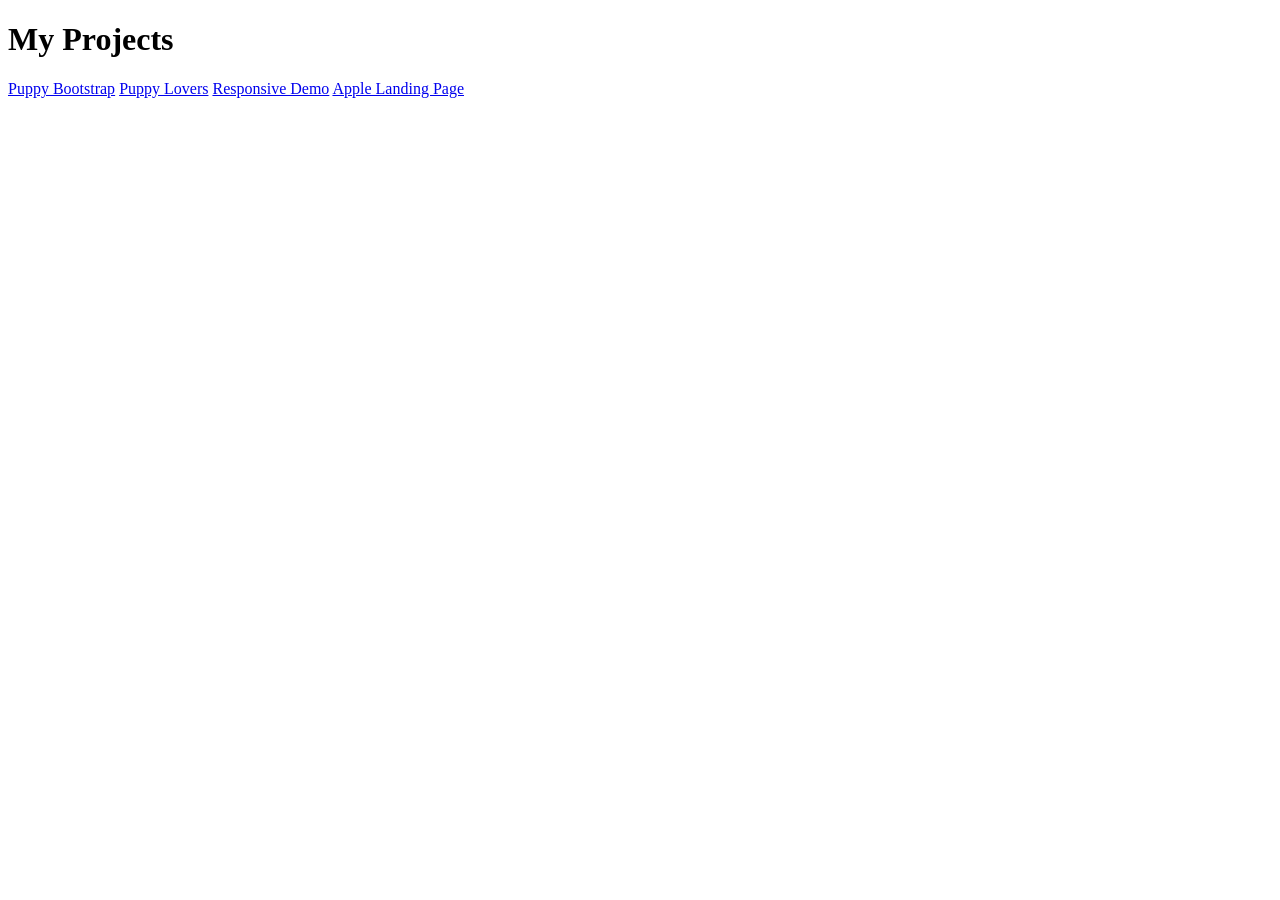
<file: index.html>
<!DOCTYPE html>
<html lang="en">
<head>
    <meta charset="UTF-8">
    <meta name="viewport" content="width=device-width, initial-scale=1.0">
    <title>Evangadi Project</title>
</head>
<body>
    <h1>My Projects</h1>
    <a href="phase 1/Puppy bootstrap/index.html">Puppy Bootstrap</a>
    <a href="phase 1/puppylovers/index.html">Puppy Lovers</a>
    <a href="phase 1/responsive_demo/index.html">Responsive Demo</a>
    <a href="phase 1/Apple Homepage/index.html"> Apple Landing Page</a>
</body>
</html>
</file>
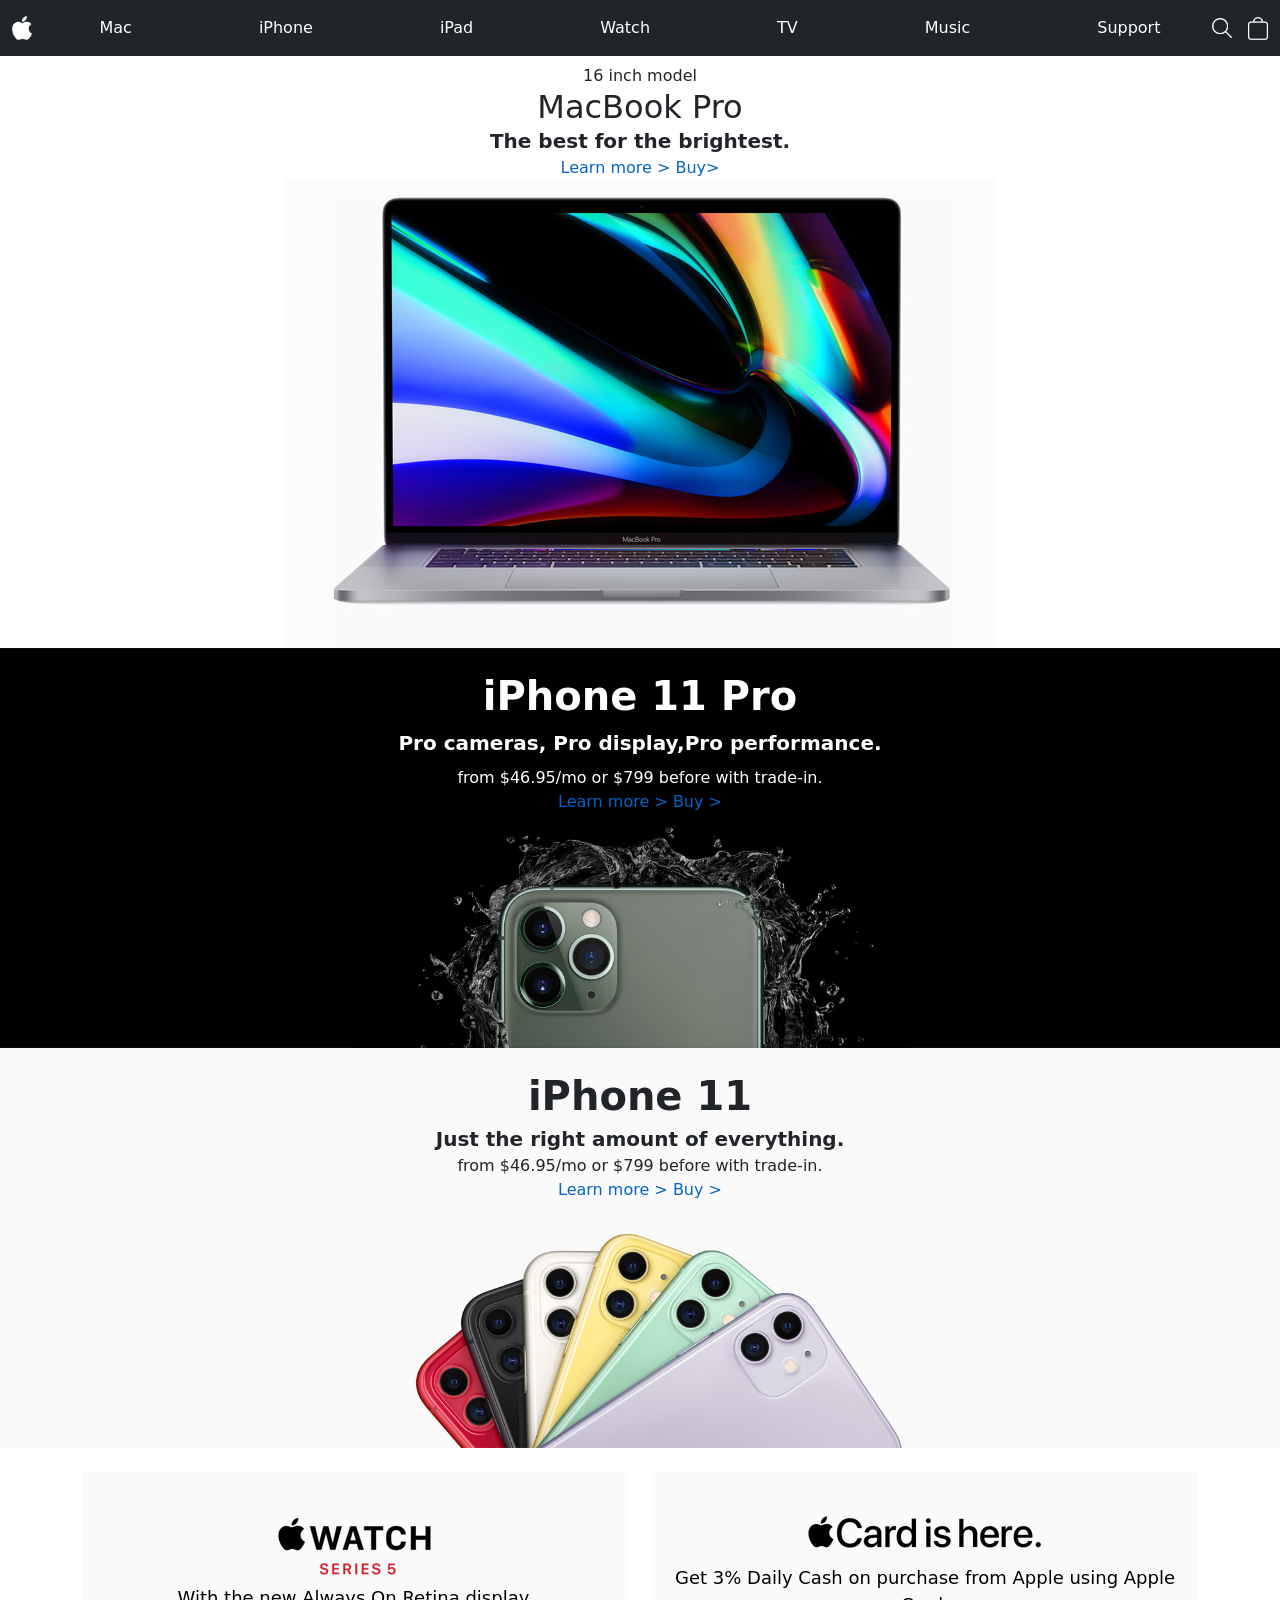
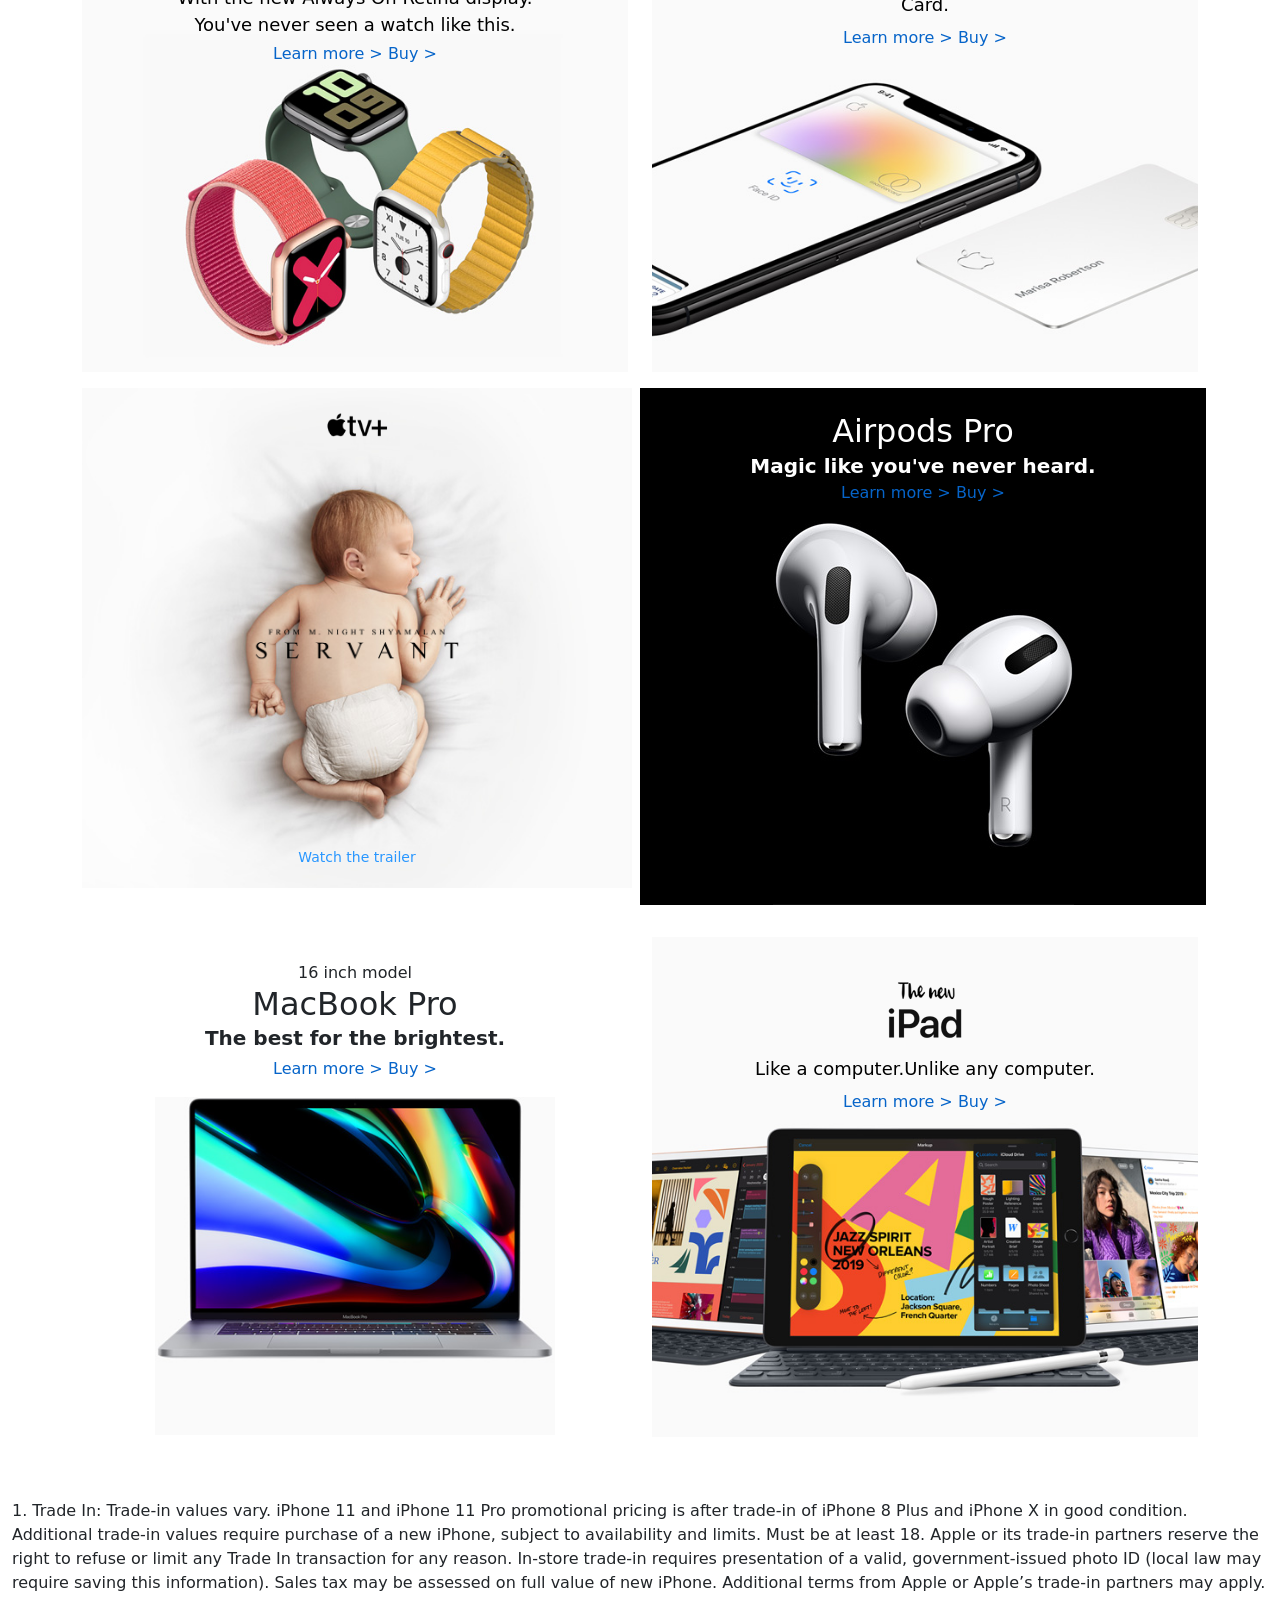
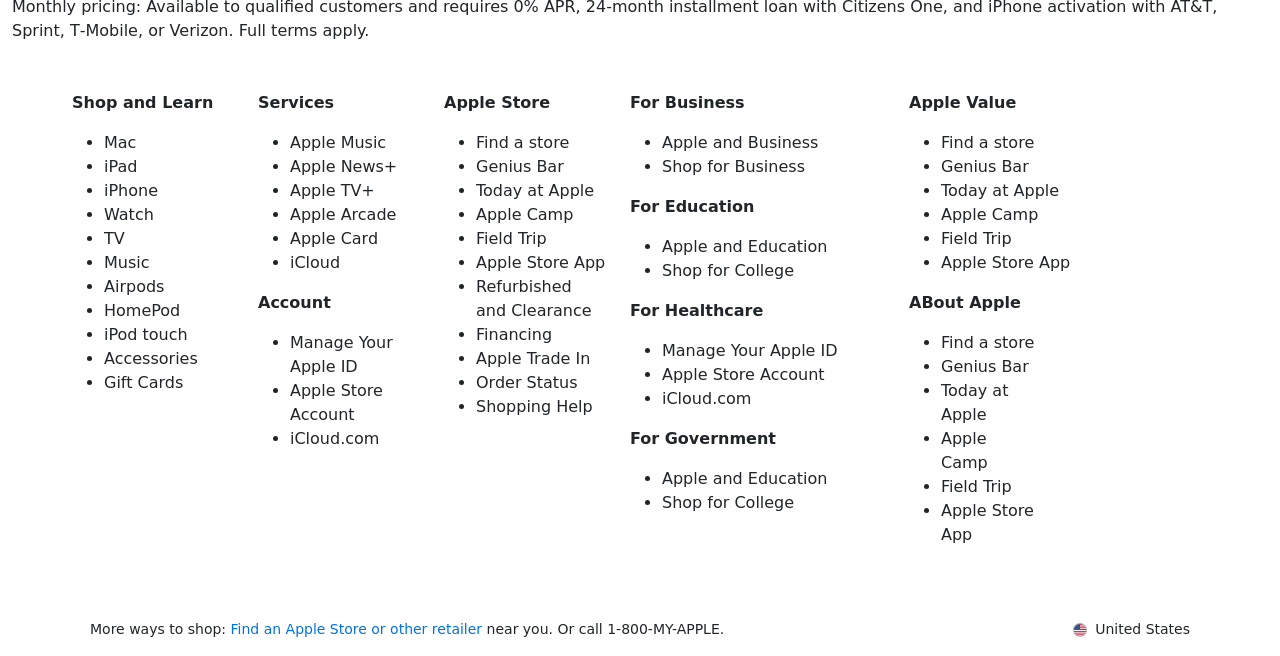
<file: phase 1/Apple Homepage/index.html>
<!DOCTYPE html>
<html lang="en">
<head>
    <meta charset="UTF-8">
    <meta name="viewport" content="width=device-width, initial-scale=1.0">
    <title>Apple Home Page</title>
    <link rel="stylesheet" href="css/bootstrap.css">
    <link rel="stylesheet" href="css/style.css">
</head>
<body>
    <nav class="navbar navbar-expand-lg bg-dark">
  <div class="container-fluid">
      <!-- Logo -->
    <img class="navbar-brand" src="image/icons/logo.png" alt="Apple Logo">
    <div class=" right d-flex align-items-center gap-3 ms-auto mt-0 mt-lg-0 d-lg-none">
        <a href="#"><img src="image/icons/search-icon.png" alt="Search"></a>
        <a href="#"><img src="image/icons/cart.png" alt="Cart"></a>
      </div>
    <!-- Hamburger -->
    <button class="navbar-toggler" type="button" data-bs-toggle="collapse" data-bs-target="#navbarText">
      <span class="navbar-toggler-icon"></span>
    </button>
    <!-- Collapse Content -->
    <div class="collapse navbar-collapse" id="navbarText">

      <!-- Menu -->
      <ul class="navbar-nav w-100 d-flex justify-content-between text-center gap-4">
        <li class="nav-item flex-fill gap-4"><a class="nav-link text-white" href="#">Mac</a></li>
        <li class="nav-item flex-fill"><a class="nav-link text-white" href="#">iPhone</a></li>
        <li class="nav-item flex-fill"><a class="nav-link text-white" href="#">iPad</a></li>
        <li class="nav-item flex-fill"><a class="nav-link text-white" href="#">Watch</a></li>
        <li class="nav-item flex-fill"><a class="nav-link text-white" href="#">TV</a></li>
        <li class="nav-item flex-fill"><a class="nav-link text-white" href="#">Music</a></li>
        <li class="nav-item flex-fill"><a class="nav-link text-white" href="#">Support</a></li>
      </ul>

      <!-- RIGHT SIDE (Search + Cart) -->
      <div class=" right d-flex align-items-center gap-3 ms-auto mt-3 mt-lg-0">
        <a href="#"><img src="image/icons/search-icon.png" alt="Search"></a>
        <a href="#"><img src="image/icons/cart.png" alt="Cart"></a>
      </div>

    </div>
  </div>
    </nav>
<section class="">
    <div class="conatiner text-center">
        <p class=" mt-2 mb-0 p-0 ">16 inch model</p>
        <h2 class="Header-title m-0 f-bold">MacBook Pro</h2>
        <p class="Header-subtitle p-0 m-0 ">The best for the brightest.</p>
        <p class=" span  m-0"><span>Learn more ></span> <span>Buy></span></p>
        
        
        <img src="image/home/mac-laptop.jpg" class="img-fluid " alt="...">
    </div>
</section>
<section class="">
    <div style="background-image: url('image/home/iphone11-pro-bg.jpg'); height: 400px;background-size: cover;background-position:center;">
     <!-- Content goes here -->
      <div class="iphone11-pro text-center  ">
        <h2 class=" Header pt-4  text-center p-0 mb-1  f-bold">iPhone 11 Pro</h2>
        <p class="Header-subtitle m-2">Pro cameras, Pro display,Pro performance.</p>
        <p class="iphone11 m-0">from $46.95/mo or $799 before with trade-in.</p>
        <p class="span"><span>Learn more ></span> 
            <span>Buy ></span></p>
      </div>
    </div>
</section>
<section class="mb-4">
    <div style="background-image: url('image/home/iphone11-bg.jpg'); height: 400px;background-size: cover;background-position:center;">
     <!-- Content goes here -->
      <div class="iphone11 text-center  ">
        <h2 class=" Header pt-4  text-center p-0 mb-1  f-bold">iPhone 11 </h2>
        <p class="Header-subtitle m-0">Just the right amount of everything.</p>
        <p class="iphone11 m-0">from $46.95/mo or $799 before with trade-in.</p>
        <p class="span"><span>Learn more ></span> 
            <span>Buy ></span></p>
      </div>
    </div>
</section>
<section class="container">
  <div class="row">

    <!-- LEFT COLUMN -->
    <div class="col-12 mb-3 col-lg-6 ">
      <div class="box text-center text-black"
           style="background-image: url('image/home/watch-series-5.jpg');">

        <img class="pt-4 mb-2" src="image/icons/watch-series5-logo.png" alt="">

        <p class="Header-subtitles mb-1">With the new Always On Retina display.<br>
           You've never seen a watch like this.</p>

        <p class="span"><span>Learn more ></span> 
         <span>Buy ></span></p>
      </div>
    </div>

    <!-- RIGHT COLUMN -->
    <div class="col-12 mb-3 col-lg-6">
      <div class="box text-center text-black"
           style="background-image: url('image/home/apple-card.jpg');">
           <img class="pt-4 mb-3 " src="image/icons/apple-card-logo.png" alt="">
        <p class="Header-subtitles  mb-2">Get 3% Daily Cash on purchase from Apple using Apple Card.</p>
        <p class="span"><span>Learn more ></span> 
           <span>Buy ></span></p>
      </div>
    </div>
  </div>
</section>
<section>
<section class="container">
  <div class="row g-3 ">
<div class="col-12 mb-3 col-lg-6">
  <div class="tv text-center text-white">
    <!-- Top logo -->
    <img class="pt-4 mb-2 tv-logo" src="image/icons/apple-tv-logo.png" alt="">
    <!-- Center title -->
    <img class="mb-2 servant-logo" src="image/icons/servant-logo.png" alt="">
    <!-- Bottom text -->
    <p class="watch">Watch the trailer </p>
  </div>
</div>
<!-- RIGHT COLUMN -->
    <div class="pt-4 text-center text-white bg-black  col-12 mb-3 col-lg-6 mb-0 ">
      <h2 class="m-0 p-0">Airpods Pro</h2>
      <p class="Header-subtitle  mb-0">Magic like you've never heard.</p>
     <p class="span"><span>Learn more ></span> 
           <span>Buy ></span></p>
           <img class=" airpod img-fluid  mb-0" src="image/home/air-pods.jpg" alt="">
      </div>
    </div>
  </div>
  </div>
</section>
<section class="container mt-3 mb-5">
  <div class="row">
    <div class=" mt3 pt-4 text-center bg-white col-12 mb-3 col-lg-6 mb-0 ">
        <p class="mb-0">16 inch model</p>
       <h2 class="m-0 p-0">MacBook Pro</h2>
      <p class="Header-subtitle  mb-1">The best for the brightest.</p>
      <p class="span"><span>Learn more ></span> 
           <span>Buy ></span></p>
           <div class="m-0 p-0   ">
             <img class="pro " src="image/home/macbook-pro.jpg" alt=""> 
           </div>
      </div>
    <!-- RIGHT COLUMN -->
    <div class=" mt-0 col-12  col-lg-6">
      <div class="box text-center text-black"
           style="background-image: url('image/home/new-ipad.jpg');">
           <img class="pt-4 mb-3 " src="image/icons/new-ipad-logo.png" alt="">
        <p class="Header-subtitles  mb-2">Like a computer.Unlike any computer.</p>
        <p class="span"><span>Learn more ></span> 
           <span>Buy ></span></p>
      </div
     </div>
    </div>
  </div>
  </div>
  </div>
</section>
<section class="container-fluid mt-0 mb-5">
    <p class="">1. Trade In: Trade‑in values vary. iPhone 11 and iPhone 11 Pro promotional pricing is after trade‑in of iPhone 8 Plus and iPhone X in good condition. Additional trade‑in values require purchase of a new iPhone, subject to availability and limits. Must be at least 18. Apple or its trade-in partners reserve the right to refuse or limit any Trade In transaction for any reason. In‑store trade‑in requires presentation of a valid, government-issued photo ID (local law may require saving this information). Sales tax may be assessed on full value of new iPhone. Additional terms from Apple or Apple’s trade-in partners may apply. Monthly pricing: Available to qualified customers and requires 0% APR, 24‑month installment loan with Citizens One, and iPhone activation with AT&T, Sprint, T‑Mobile, or Verizon.  <a href="#">Full terms apply.</a></p>
</section>
<section class="apple-footer d-md-none">
  <div class="container">
    <div class="row">
      <!-- SHOP -->
      <div class="col-md-2 d-md-none">
        <button class="footer-title w-100 d-flex justify-content-between align-items-center"
          data-bs-toggle="collapse"
          data-bs-target="#shopList">
          <span>Shop and Learn</span>
          <span class="d-md-none">▼</span>
        </button>
        <ul id="shopList" class="collapse ">
          <li> <a href="#">Mac</a></li>
          <li><a href="#">iPad</a></li>
          <li><a href="#">iPhone</a></li>
          <li><a href="#">Watch</a></li>
          <li><a href="#">TV</a></li>
          <li><a href="#">Music</a></li>
          <li> <a href="#">AirPods</a></li>
          <li><a href="#">Accessories</a></li>
        </ul>
      </div>

      <!-- SERVICES -->
      <div class="col-md-2 d-md-none">
        <button class="footer-title w-100 d-flex justify-content-between align-items-center"
          data-bs-toggle="collapse"
          data-bs-target="#servicesList">
          <span>Services</span>
          <span class="d-md-none">▼</span>
        </button>
        <ul id="servicesList" class="collapse d-md-block">
          <li><a href="#">Apple Music</a></li>
          <li><a href="#">Apple TV+</a></li>
          <li><a href="#">Apple Arcade</a></li>
          <li><a href="#">iCloud</a></li>
        </ul>
      </div>
      <!-- ACCOUNT -->
      <div class="col-md-2 d-md-none">
        <button class="footer-title w-100 d-flex justify-content-between align-items-center"
          data-bs-toggle="collapse"
          data-bs-target="#accountList">
          <span>Account</span>
          <span class="d-md-none">▼</span>
        </button>
        <ul id="accountList" class="collapse d-md-block">
          <li><a href="#">Manage Your Apple ID</a></li>
          <li><a href="#">Apple Store Account</a></li>
          <li><a href="#">iCloud.com</a></li>
        </ul>
      </div>
      <!-- STORE -->
      <div class="col-md-2 d-md-none">
        <button class="footer-title w-100 d-flex justify-content-between align-items-center"
          data-bs-toggle="collapse"
          data-bs-target="#storeList">
          <span>Apple Store</span>
          <span class="d-md-none">▼</span>
        </button>
        <ul id="storeList" class="collapse d-md-block">
        <a href="#">
          <li>Find a Store</li>
          <li>Genius Bar</li>
          <li>Today at Apple</li>
          <li>Order Status</li>
        </a>  
        </ul>
      </div>
      <!-- BUSINESS -->
      <div class="col-md-2 d-md-none">
        <button class="footer-title w-100 d-flex justify-content-between align-items-center"
          data-bs-toggle="collapse"
          data-bs-target="#businessList">
          <span>For Business</span>
          <span class="d-md-none">▼</span>
        </button>
        <ul id="businessList" class="collapse d-md-block">
          <a href="#">
            <li>Apple and Business</li>
            <li>Shop for Business</li>
          </a>
        </ul>
      </div>
      <!-- ABOUT -->
      <div class="col-md-2 d-md-none mb-0">
        <button class="footer-title w-100 d-flex justify-content-between align-items-center"
          data-bs-toggle="collapse"
          data-bs-target="#aboutList">
          <span>About Apple</span>
          <span class="d-md-none">▼</span>
        </button>
        <ul id="aboutList" class="collapse d-md-block">
          <a href="#">
          <li>Newsroom</li>
          <li>Careers</li>
          <li>Investors</li>
          </a>
        </ul>
      </div>
    </div>
  </div>
</section>
    <!-- DESKTOP VIEW -->
    <div class=" container row d-none d-md-flex m-5 ">
      <div class="col-md-2 ">
        <p class="title fw-bold ">Shop and Learn</p>
        <ul>
          <a href="#">
             <li>Mac</li>
              <li>iPad</li>
              <li>iPhone</li>
              <li>Watch</li>
              <li>TV</li>
              <li>Music</li>
              <li>Airpods</li>
              <li>HomePod</li>
              <li>iPod touch</li>
              <li>Accessories</li>
              <li>Gift Cards</li>
          </a>
         
        </ul>
      </div>

      <div class="col-md-2">
        <p class="title fw-bold">Services</p>
        <ul>
          <a href="#"><li>Apple Music</li>
              <li>Apple News+</li>
              <li>Apple TV+</li>
              <li>Apple Arcade</li>
              <li>Apple Card </li>
              <li>iCloud</li></a>
        </ul>
        <div class=col-md-2">
         <p class="title fw-bold">Account</p>
         <ul> 
          <a href="#"> <li>Manage Your Apple ID</li>
          <li>Apple Store Account</li>
          <li>iCloud.com</li></a>
          </ul>
      </div>
    </div>
     <div class="col-md-2">
        <p class="title fw-bold">Apple Store</p>
        <ul>
          <a href="#"><li>Find a store</li>
              <li>Genius Bar</li>
              <li>Today at Apple</li>
              <li>Apple Camp</li>
              <li>Field Trip</li>
              <li>Apple Store App</li>
              <li>Refurbished and Clearance </li>
              <li>Financing</li>
              <li>Apple Trade In</li>
              <li>Order Status</li>
              <li>Shopping Help</li></a>
        </ul>
      </div>
      <div class="col md-4">
        <p class="title fw-bold">For Business</p>
        <ul>
          <li>Apple and Business</li>
          <li>Shop for Business</li>
        </ul>
        <div class="col md-2">
          <p class="title fw-bold">For Education</p>
          <ul>
            <a href="#">
              <li>Apple and Education</li>
              <li>Shop for College</li>
            </a>
          </ul>
        </div>
        <div class="col md-2">
          <p class="title fw-bold">For Healthcare</p>
          <ul>
            <a href="#">
            <li>Manage Your Apple ID</li>
            <li>Apple Store Account</li>
            <li>iCloud.com</li></a>
          </ul>
        </div>
        <div class="col md-2">
          <p class="title fw-bold">For Government</p>
          <ul>
            <a href="#">
              <li>Apple and Education</li>
              <li>Shop for College</li>
          </a>
          </ul>
        </div>
      </div>
      <div class="col-md-3">
        <p class="title fw-bold">Apple Value </p>
        <ul>
          <a href="#"><li>Find a store</li>
              <li>Genius Bar</li>
              <li>Today at Apple</li>
              <li>Apple Camp</li>
              <li>Field Trip</li>
              <li>Apple Store App</li>
              </a>
        </ul>
        <div class="col-md-6">
        <p class="title fw-bold">ABout Apple </p>
        <ul>
          <a href="#"><li>Find a store</li>
              <li>Genius Bar</li>
              <li>Today at Apple</li>
              <li>Apple Camp</li>
              <li>Field Trip</li>
              <li>Apple Store App</li>
              </a>
        </ul>
      </div>
  </div>
</section>
<footer class="container mb-2">
  <!-- BOTTOM ROW (THIS FIXES EVERYTHING) -->
  <div class="d-flex justify-content-between align-items-center small p-2 ">

    <!-- LEFT SIDE -->
    <div class="d-flex align-items-center ">
      <p class=" m-0">
        More ways to shop:
        <a href="#" class="store-link" style="color:#0071e3;">
            Find an Apple Store or other retailer
        </a>
        near you. Or call 1-800-MY-APPLE.
      </p>
    </div>
    <!-- RIGHT SIDE -->
    <div class="d-flex align-items-center text-nowrap gap-2 ">
      <img src="image/icons/16.png" class="img-fluid" width="14" height="10" style="object-fit:cover ;">
      <span>United States</span>
    </div>
  </div>
</footer>
    <script src="https://cdn.jsdelivr.net/npm/bootstrap@5.3.0/dist/js/bootstrap.bundle.min.js"></script>
</body>
</html>
</file>
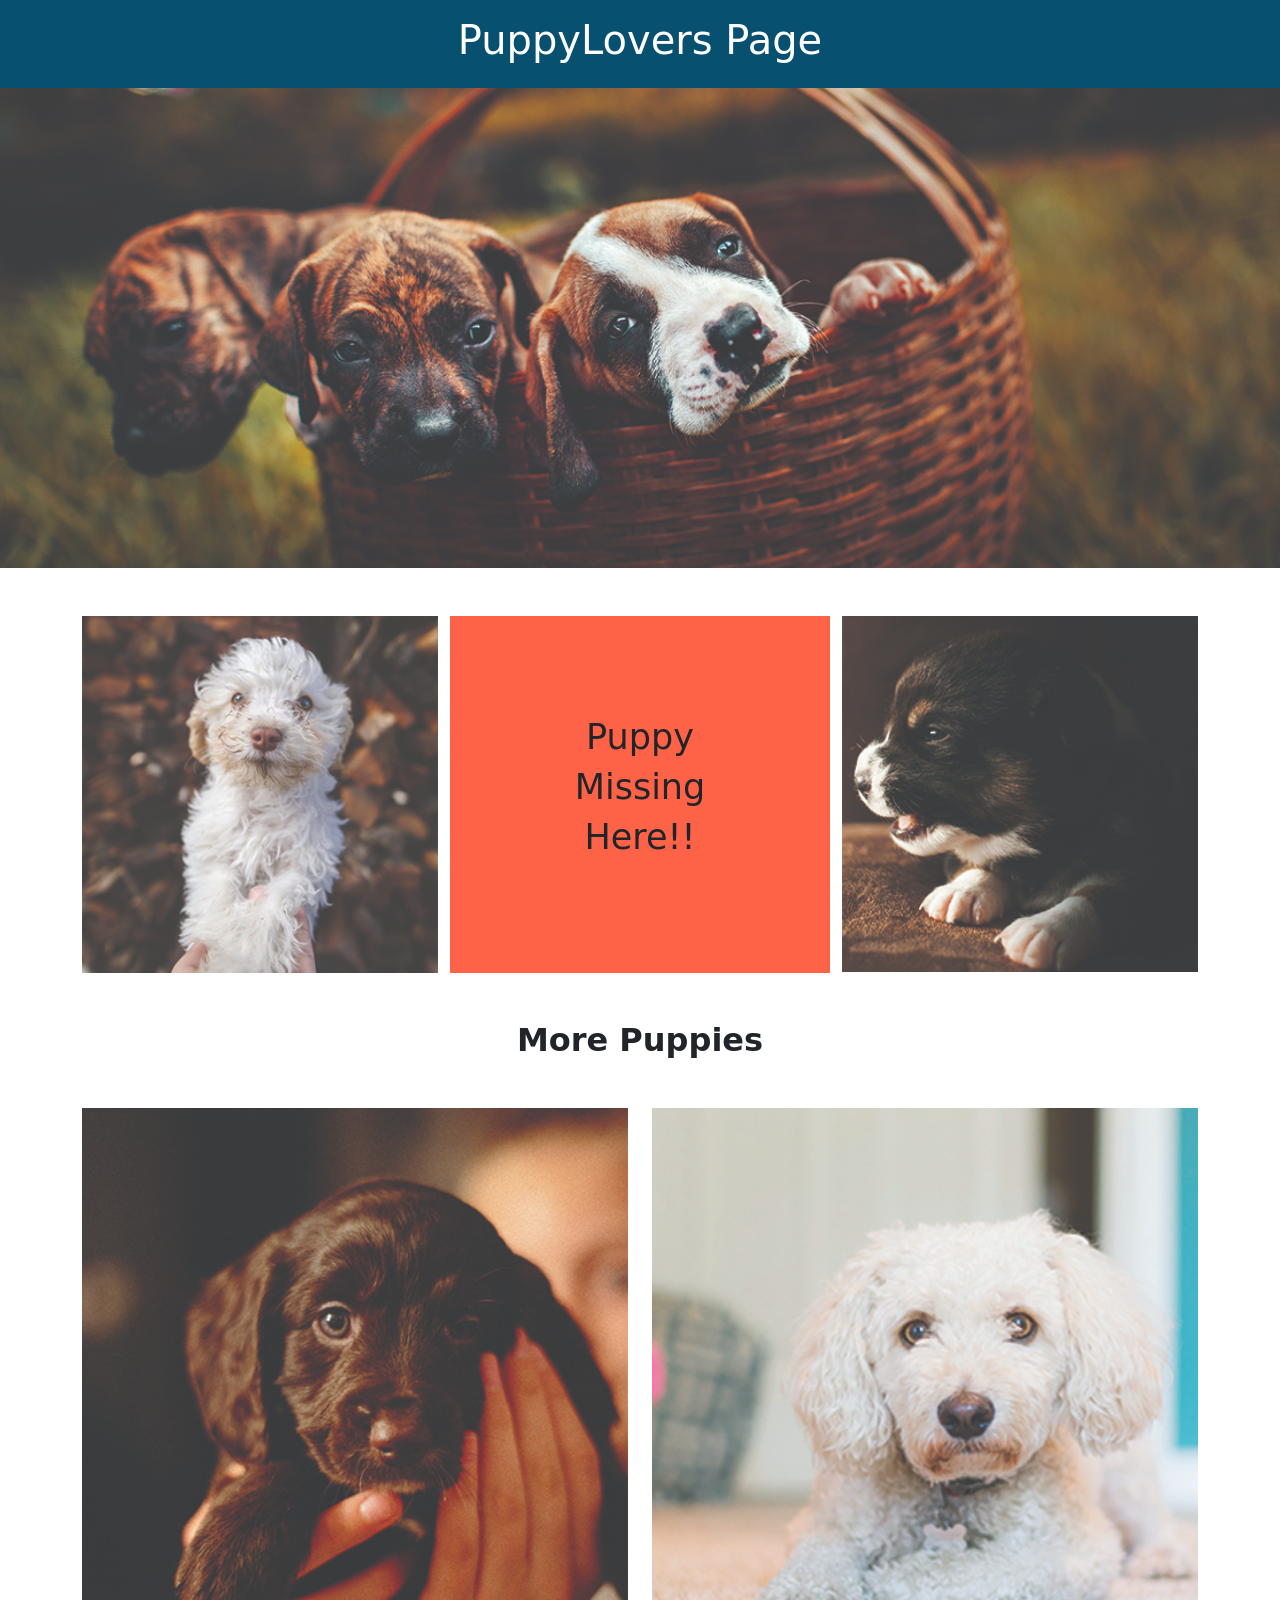
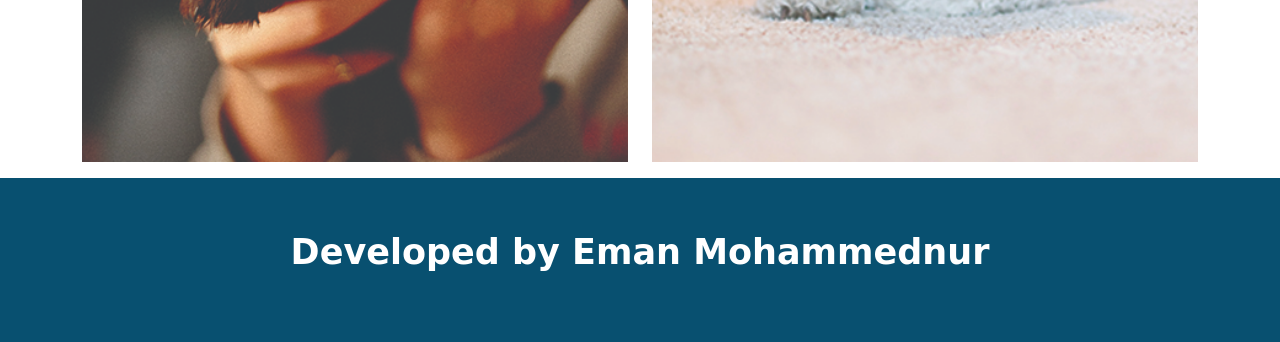
<file: phase 1/Puppy bootstrap/index.html>
<!doctype html>
<html lang="en">
  <head>
    <meta charset="UTF-8" />
    <meta name="viewport" content="width=device-width, initial-scale=1.0" />
    <title>Puppy Bootstrap</title>
    <link rel="stylesheet" href="css/bootstrap.css" />

    <link rel="stylesheet" href="css/style.css" />
  </head>
  <body>
    <header class="blueBg text-center p-3">
      <h1>PuppyLovers Page</h1>
    </header>
    <section class="mb-5">
      <img src="images/banner-puppies.jpg" alt="" />
    </section>
    <section class="container">
      <div class="row">
        <div class="mb-5 col-md-4 mb-md-0">
          <img src="images/puppy-1.jpg" alt="" />
        </div>
        <div class="d-none d-md-block col-md-4 missing fs-3 pt-5 text-center">
          <p class="pt-5"><span>Puppy</span>
            <span>Missing</span>
            <span>Here!!</span>
          </p>
        </div>
        <div class="col-md-4">
          <img src="images/puppy-2.jpg" alt="" />
        </div>
      </div>
    </section>

    <section class="my-5 text-center">
      <h2 class="fw-bold fs-2">More Puppies</h2>
    </section>

    <section class="container">
      <div class="row">
        <div class="mb-5 col-md-6 mb-md-3">
          <img src="images/puppy-3.jpg" alt="" />
        </div>
        <div class="mb-5 col-md-6 mb-md-3">
          <img src="images/puppy-4.jpg" alt="" />
        </div>
      </div>
    </section>
    <footer class="blueBg text-center p-5 fs-5 fw-bold">
      <p class="">Developed by Eman Mohammednur</p>
    </footer>
  </body>
</html>
</file>
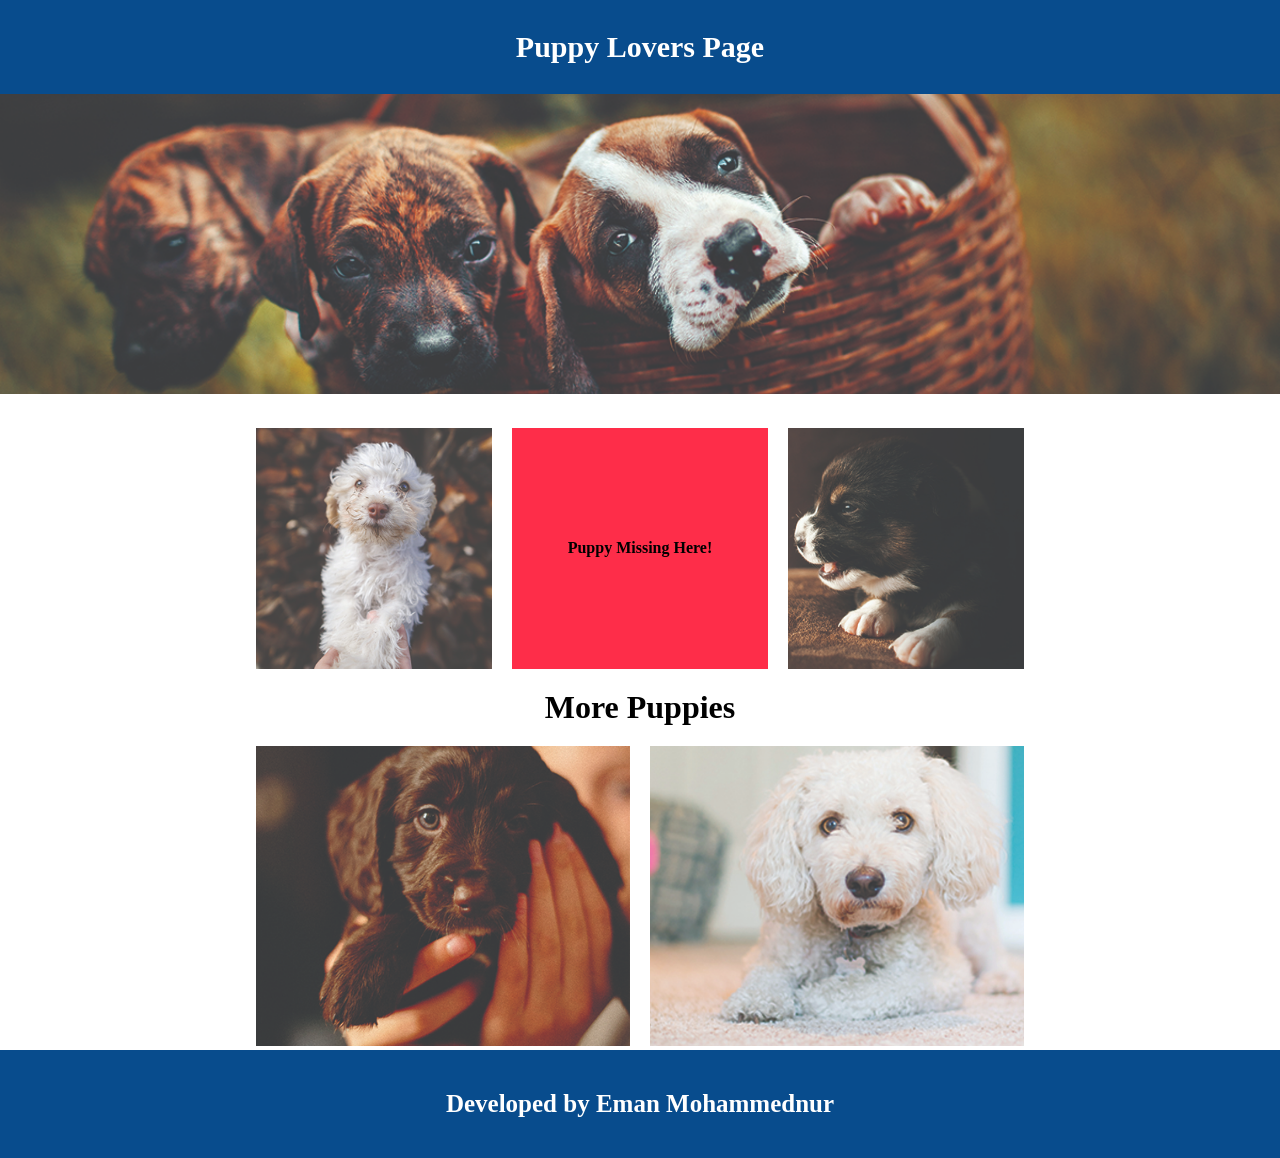
<file: phase 1/puppylovers/index.html>
<!doctype html>
<html lang="en">
  <head>
    <meta charset="UTF-8" />
    <meta name="viewport" content="width=device-width, initial-scale=1.0" />
    <title>Document</title>
    <link rel="stylesheet" href="style.css" />
  </head>
  <body>
    <header>
      <div class="container">
        <div class="main-title">Puppy Lovers Page</div>
      </div>
    </header>
    <section id="banner-image">
      <img src="images/banner-puppies.jpg" alt="" />
    </section>
    <section class="top-container">
      <div class="container">
        <div class="puppy-container">
          <img src="images/puppy-1.jpg" alt="" />
        </div>
        <div class="puppy-container middle-puppy">Puppy Missing Here!</div>
        <div class="puppy-container">
          <img src="images/puppy-2.jpg" alt="" />
        </div>
      </div>
    </section>

    <section class="vertical-puppies-section">
      <div class="container">
        <div class="section-title">More Puppies</div>
        <div class="vertical-puppies-wrapper">
          <div class="puppy-container-vertical-left">
            <img src="images/puppy-3.jpg" alt="" />
          </div>
          <div class="puppy-container-vertical-right">
            <img src="images/puppy-4.jpg" alt="" />
          </div>
        </div>
      </div>
    </section>
    <footer>
      <div class="container">
        <div class="credit">Developed by Eman Mohammednur</div>
      </div>
    </footer>
  </body>
</html>
</file>
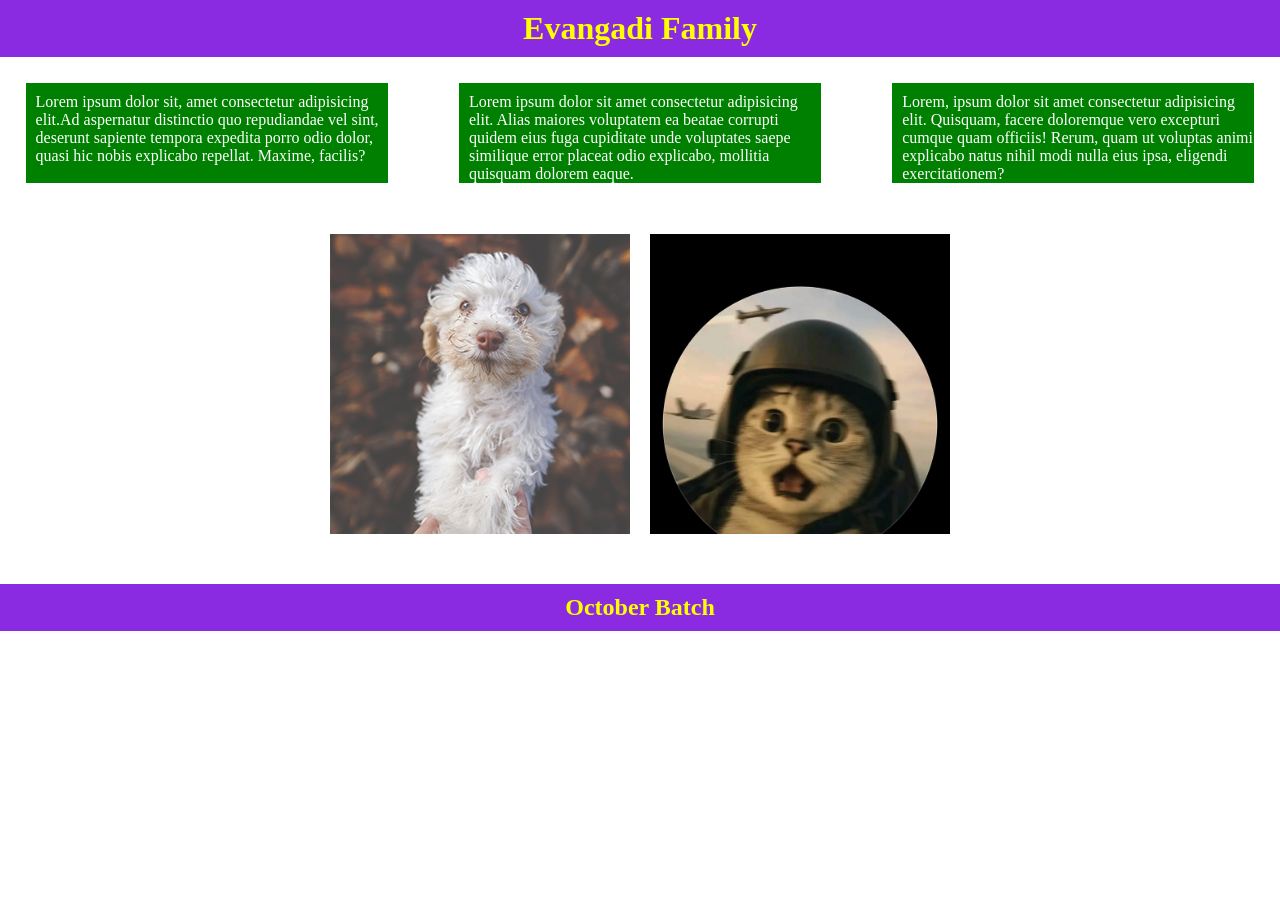
<file: phase 1/responsive_demo/index.html>
<!doctype html>
<html lang="en">
  <head>
    <meta charset="UTF-8" />
    <meta name="viewport" content="width=device-width, initial-scale=1.0" />
    <title>Document</title>
    <link rel="stylesheet" href="style.css" />
  </head>
  <body>
    <header class="center">
      <h1>Evangadi Family</h1>
    </header>
    <section class="para">
      <p>
        Lorem ipsum dolor sit, amet consectetur adipisicing elit.Ad aspernatur
        distinctio quo repudiandae vel sint, deserunt sapiente tempora expedita
        porro odio dolor, quasi hic nobis explicabo repellat. Maxime, facilis?
      </p>
      <p class="p2">
        Lorem ipsum dolor sit amet consectetur adipisicing elit. Alias maiores
        voluptatem ea beatae corrupti quidem eius fuga cupiditate unde
        voluptates saepe similique error placeat odio explicabo, mollitia
        quisquam dolorem eaque.
      </p>
      <p>
        Lorem, ipsum dolor sit amet consectetur adipisicing elit. Quisquam,
        facere doloremque vero excepturi cumque quam officiis! Rerum, quam ut
        voluptas animi explicabo natus nihil modi nulla eius ipsa, eligendi
        exercitationem?
      </p>
    </section>
    <section class="image-container">
      <div class="image1 all-image"></div>
      <div class="image2 all-image"></div>
    </section>
    <footer class="center">
      <h2>October Batch</h2>
    </footer>
  </body>
</html>
</file>
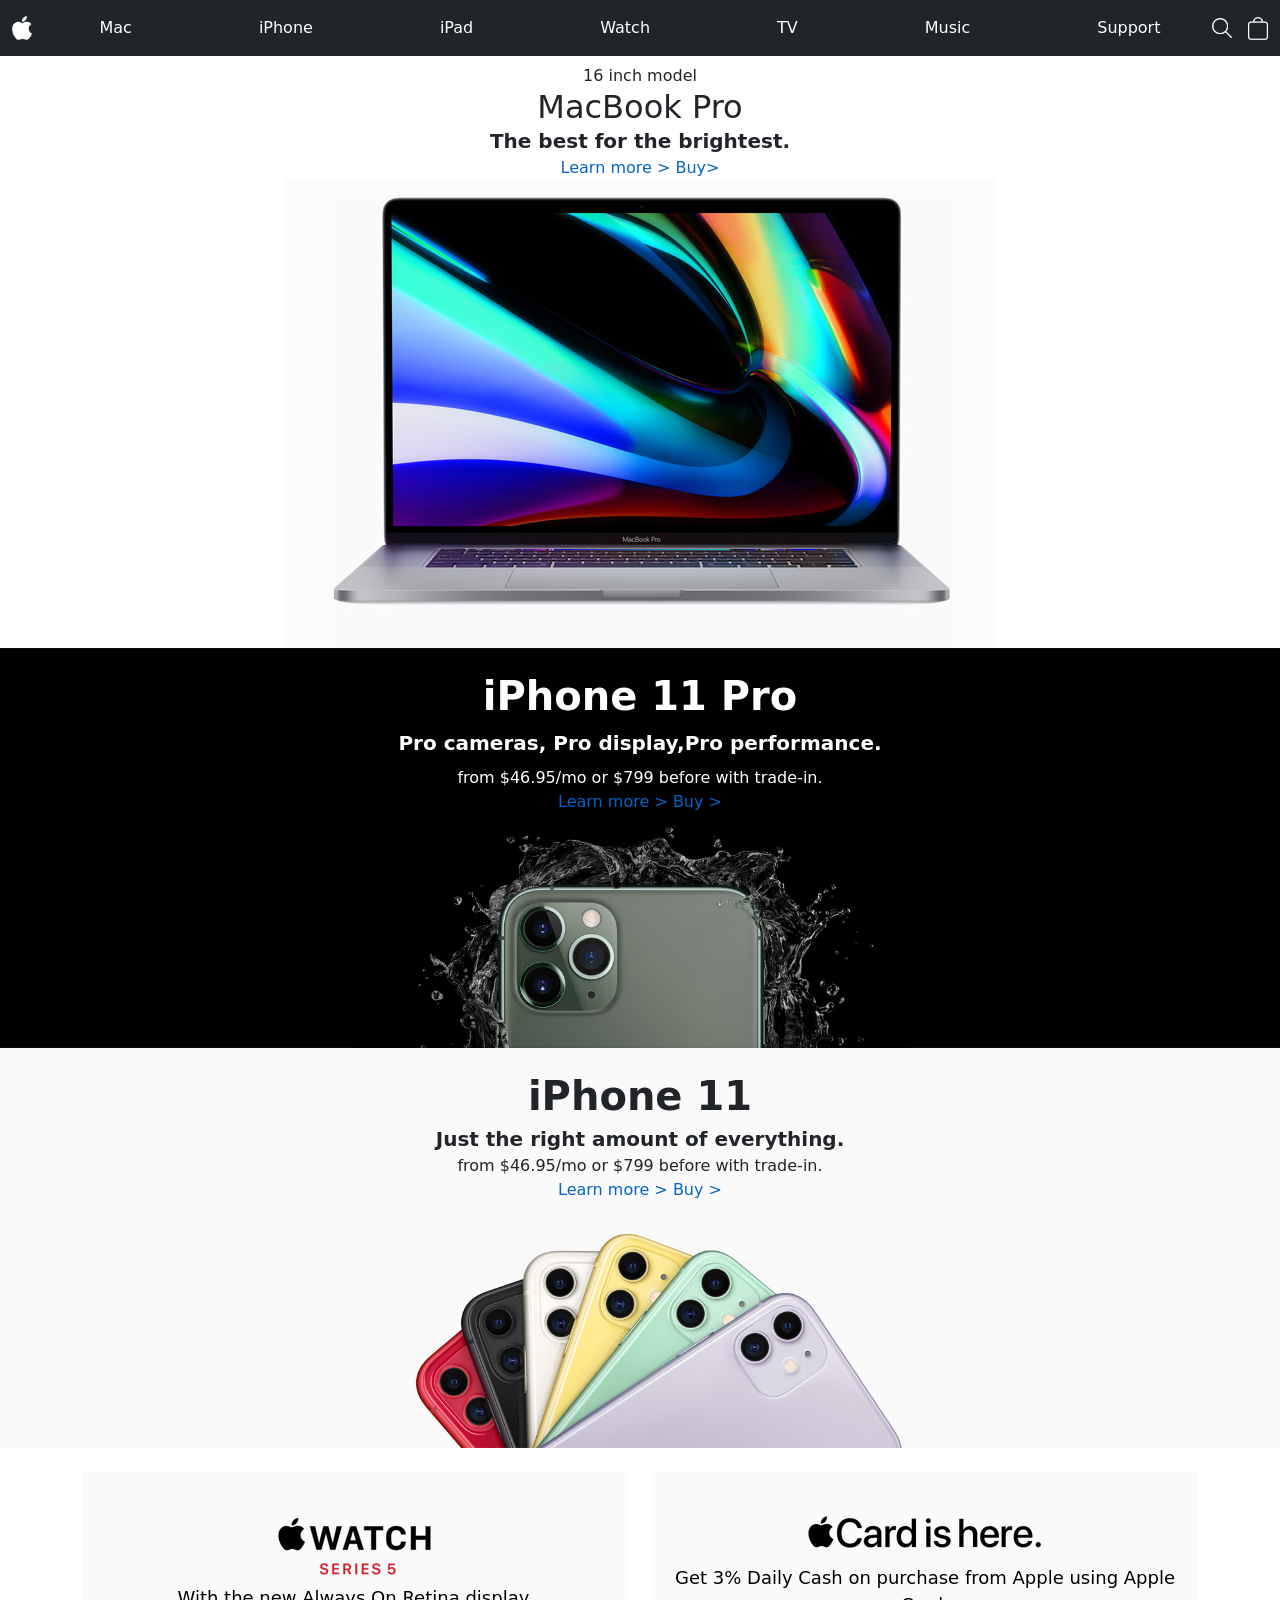
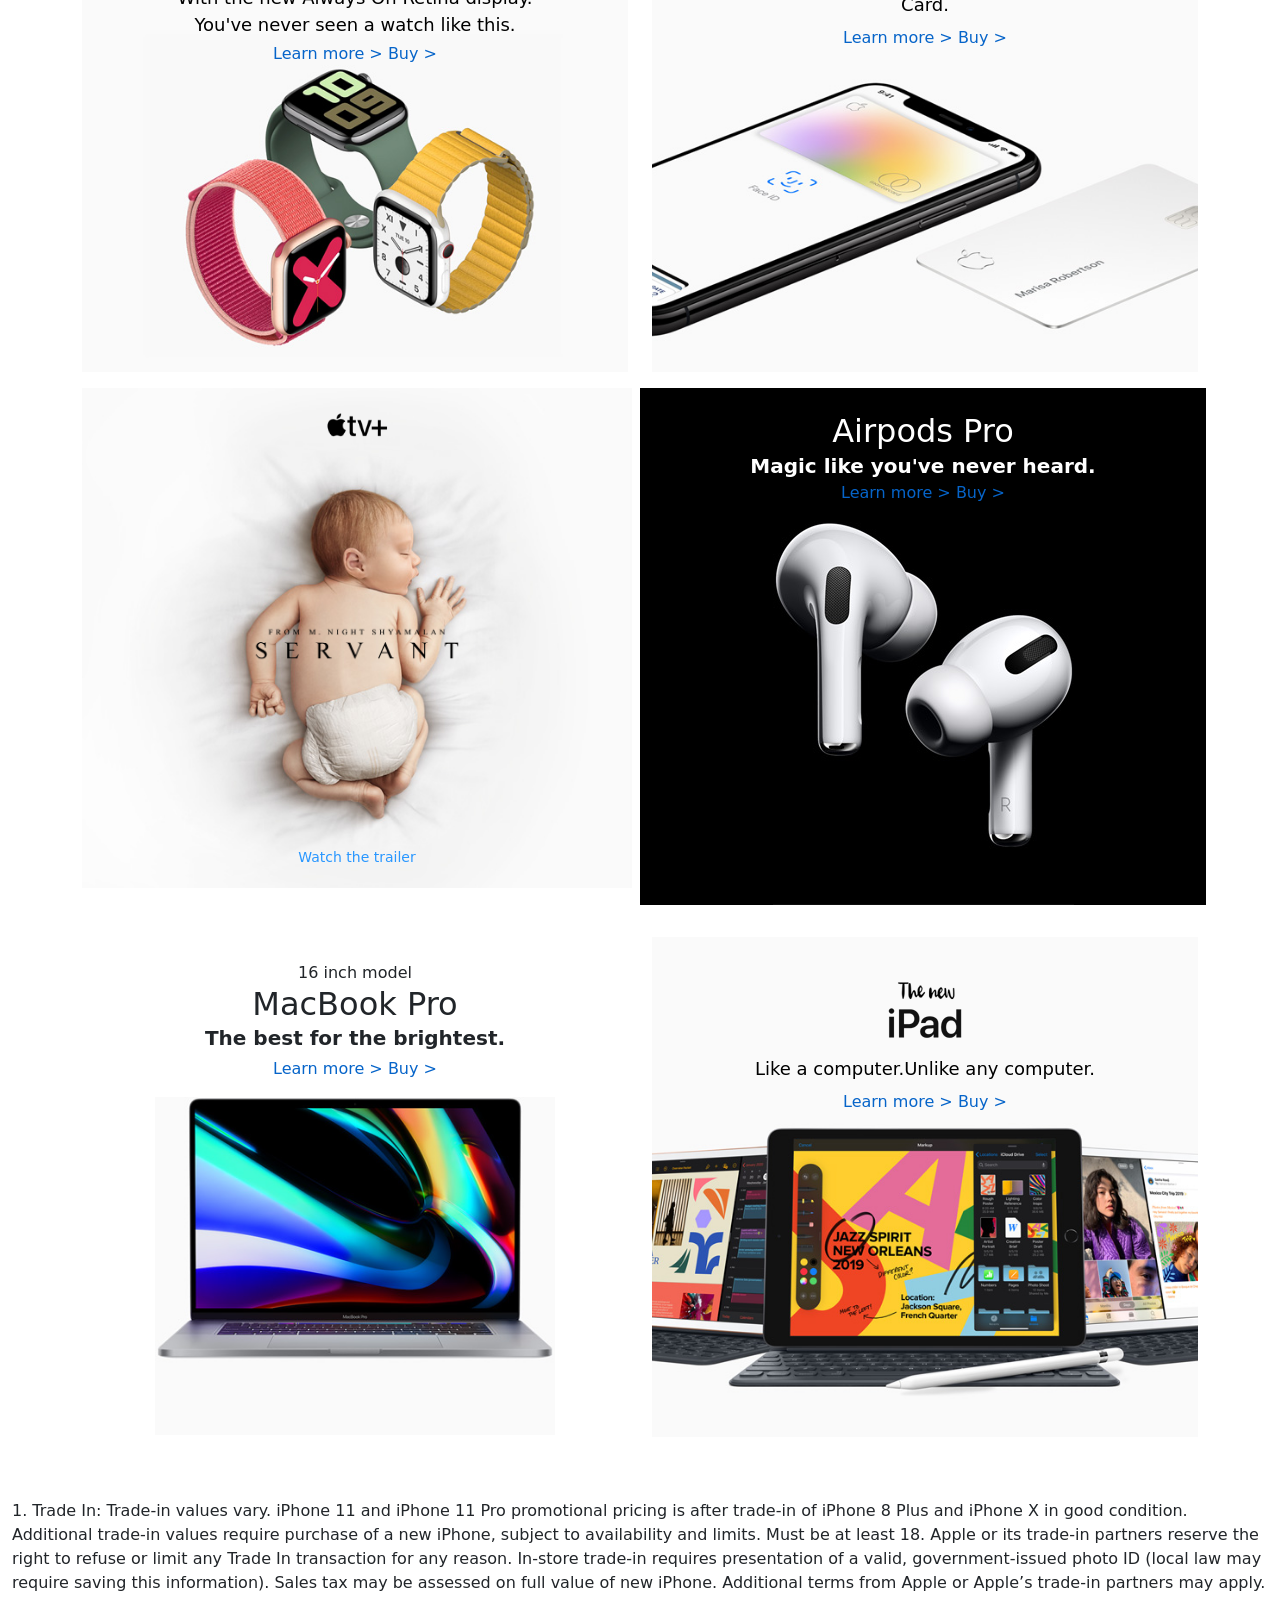
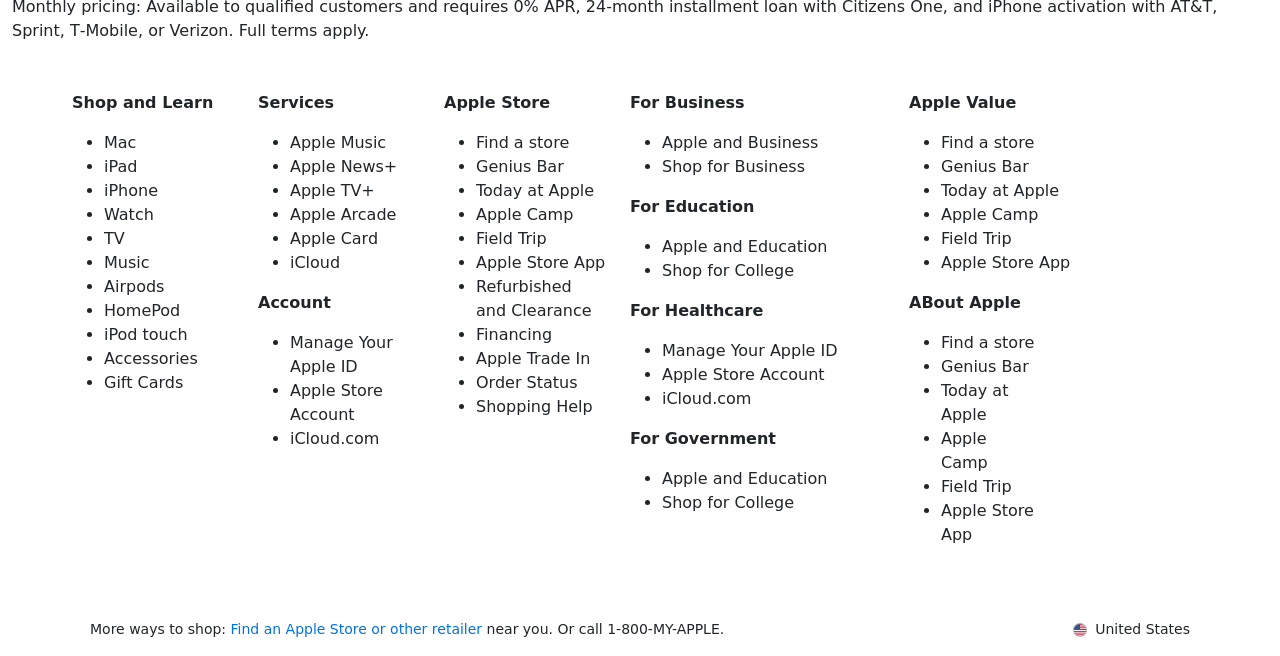
<file: phase 1/Apple Homepage/i.html>
<!DOCTYPE html>
<html lang="en">
<head>
    <meta charset="UTF-8">
    <meta name="viewport" content="width=device-width, initial-scale=1.0">
    <title>Apple Home Page</title>
    <link rel="stylesheet" href="css/bootstrap.css">
    <link rel="stylesheet" href="css/style.css">
</head>
<body>

   

    <nav class="navbar navbar-expand-lg bg-dark">
  <div class="container-fluid">

    <!-- Logo -->
    <img class="navbar-brand" src="image/icons/logo.png" alt="Apple Logo">
    <div class=" right d-flex align-items-center gap-3 ms-auto mt-0 mt-lg-0 d-lg-none">
        <a href="#"><img src="image/icons/search-icon.png" alt="Search"></a>
        <a href="#"><img src="image/icons/cart.png" alt="Cart"></a>
      </div>

    <!-- Hamburger -->
    <button class="navbar-toggler" type="button" data-bs-toggle="collapse" data-bs-target="#navbarText">
      <span class="navbar-toggler-icon"></span>
    </button>

    <!-- Collapse Content -->
    <div class="collapse navbar-collapse" id="navbarText">

      <!-- Menu -->
      <ul class="navbar-nav w-100 d-flex justify-content-between text-center gap-4">
        <li class="nav-item flex-fill gap-4"><a class="nav-link text-white" href="#">Mac</a></li>
        <li class="nav-item flex-fill"><a class="nav-link text-white" href="#">iPhone</a></li>
        <li class="nav-item flex-fill"><a class="nav-link text-white" href="#">iPad</a></li>
        <li class="nav-item flex-fill"><a class="nav-link text-white" href="#">Watch</a></li>
        <li class="nav-item flex-fill"><a class="nav-link text-white" href="#">TV</a></li>
        <li class="nav-item flex-fill"><a class="nav-link text-white" href="#">Music</a></li>
        <li class="nav-item flex-fill"><a class="nav-link text-white" href="#">Support</a></li>
      </ul>

      <!-- RIGHT SIDE (Search + Cart) -->
      <div class=" right d-flex align-items-center gap-3 ms-auto mt-3 mt-lg-0">
        <a href="#"><img src="image/icons/search-icon.png" alt="Search"></a>
        <a href="#"><img src="image/icons/cart.png" alt="Cart"></a>
      </div>

    </div>
  </div>
    </nav>
<section class="">
    <div class="conatiner text-center">
        <p class=" mt-2 mb-0 p-0 ">16 inch model</p>
        <h2 class="Header-title m-0 f-bold">MacBook Pro</h2>
        <p class="Header-subtitle p-0 m-0 ">The best for the brightest.</p>
        <p class=" span  m-0"><span>Learn more ></span> <span>Buy></span></p>
        
        
        <img src="image/home/mac-laptop.jpg" class="img-fluid " alt="...">
        


    </div>
    

</section>
<section class="">
    <div style="background-image: url('image/home/iphone11-pro-bg.jpg'); height: 400px;background-size: cover;background-position:center;">
     <!-- Content goes here -->
      <div class="iphone11-pro text-center  ">
        <h2 class=" Header pt-4  text-center p-0 mb-1  f-bold">iPhone 11 Pro</h2>
        <p class="Header-subtitle m-2">Pro cameras, Pro display,Pro performance.</p>
        <p class="iphone11 m-0">from $46.95/mo or $799 before with trade-in.</p>
        <p class="span"><span>Learn more ></span> 
            <span>Buy ></span></p>

      </div>
    </div>

</section>
<section class="mb-4">
    <div style="background-image: url('image/home/iphone11-bg.jpg'); height: 400px;background-size: cover;background-position:center;">
     <!-- Content goes here -->
      <div class="iphone11 text-center  ">
        <h2 class=" Header pt-4  text-center p-0 mb-1  f-bold">iPhone 11 </h2>
        <p class="Header-subtitle m-0">Just the right amount of everything.</p>
        <p class="iphone11 m-0">from $46.95/mo or $799 before with trade-in.</p>
        <p class="span"><span>Learn more ></span> 
            <span>Buy ></span></p>

      </div>
    </div>

</section>
<section class="container">
  <div class="row">

    <!-- LEFT COLUMN -->
    <div class="col-12 mb-3 col-lg-6 ">
      <div class="box text-center text-black"
           style="background-image: url('image/home/watch-series-5.jpg');">

        <img class="pt-4 mb-2" src="image/icons/watch-series5-logo.png" alt="">

        <p class="Header-subtitles mb-1">With the new Always On Retina display.<br>
           You've never seen a watch like this.</p>

        <p class="span"><span>Learn more ></span> 
           <span>Buy ></span></p>

      </div>
    </div>

    <!-- RIGHT COLUMN -->
    <div class="col-12 mb-3 col-lg-6">
      <div class="box text-center text-black"
           style="background-image: url('image/home/apple-card.jpg');">
           <img class="pt-4 mb-3 " src="image/icons/apple-card-logo.png" alt="">

        <p class="Header-subtitles  mb-2">Get 3% Daily Cash on purchase from Apple using Apple Card.</p>
        

        <p class="span"><span>Learn more ></span> 
           <span>Buy ></span></p>

      </div>
    </div>

  </div>
</section>

<section>
<section class="container">
  <div class="row g-3 ">

<div class="col-12 mb-3 col-lg-6">
  <div class="tv text-center text-white">

    <!-- Top logo -->
    <img class="pt-4 mb-2 tv-logo" src="image/icons/apple-tv-logo.png" alt="">

    <!-- Center title -->
    <img class="mb-2 servant-logo" src="image/icons/servant-logo.png" alt="">

    <!--background-->
    

    <!-- Bottom text -->
    <p class="watch">Watch the trailer </p>

  </div>
</div>
<!-- RIGHT COLUMN -->
    <div class="pt-4 text-center text-white bg-black  col-12 mb-3 col-lg-6 mb-0 ">
      
      <h2 class="m-0 p-0">Airpods Pro</h2>

      <p class="Header-subtitle  mb-0">Magic like you've never heard.</p>
        
     <p class="span"><span>Learn more ></span> 
           <span>Buy ></span></p>
           <img class=" airpod img-fluid  mb-0" src="image/home/air-pods.jpg" alt="">


      </div>
    </div>

  </div>

  </div>
</section>
<section class="container mt-3 mb-5">
  <div class="row">

    <div class=" mt3 pt-4 text-center bg-white col-12 mb-3 col-lg-6 mb-0 ">
        <p class="mb-0">16 inch model</p>
      
       <h2 class="m-0 p-0">MacBook Pro</h2>

      <p class="Header-subtitle  mb-1">The best for the brightest.</p>
        
      <p class="span"><span>Learn more ></span> 
           <span>Buy ></span></p>
           <div class="m-0 p-0   ">
             <img class="pro " src="image/home/macbook-pro.jpg" alt="">

            
           </div>
          


      </div>
    <!-- RIGHT COLUMN -->
    <div class=" mt-0 col-12  col-lg-6">
      <div class="box text-center text-black"
           style="background-image: url('image/home/new-ipad.jpg');">
           <img class="pt-4 mb-3 " src="image/icons/new-ipad-logo.png" alt="">

        <p class="Header-subtitles  mb-2">Like a computer.Unlike any computer.</p>
        

        <p class="span"><span>Learn more ></span> 
           <span>Buy ></span></p>

      </div>
     </div>

 
    </div>

  </div>

  </div>

  </div>
</section>
<section class="container-fluid mt-0 mb-5">
    <p class="">1. Trade In: Trade‑in values vary. iPhone 11 and iPhone 11 Pro promotional pricing is after trade‑in of iPhone 8 Plus and iPhone X in good condition. Additional trade‑in values require purchase of a new iPhone, subject to availability and limits. Must be at least 18. Apple or its trade-in partners reserve the right to refuse or limit any Trade In transaction for any reason. In‑store trade‑in requires presentation of a valid, government-issued photo ID (local law may require saving this information). Sales tax may be assessed on full value of new iPhone. Additional terms from Apple or Apple’s trade-in partners may apply. Monthly pricing: Available to qualified customers and requires 0% APR, 24‑month installment loan with Citizens One, and iPhone activation with AT&T, Sprint, T‑Mobile, or Verizon.  <a href="#">Full terms apply.</a></p>
</section>
<section class="apple-footer d-md-none">
  <div class="container">
    <div class="row">

      <!-- SHOP -->
      <div class="col-md-2 d-md-none">
        <button class="footer-title w-100 d-flex justify-content-between align-items-center"
          data-bs-toggle="collapse"
          data-bs-target="#shopList">

          <span>Shop and Learn</span>
          <span class="d-md-none">▼</span>
        </button>

        <ul id="shopList" class="collapse ">
          <li> <a href="#">Mac</a></li>
          <li><a href="#">iPad</a></li>
          <li><a href="#">iPhone</a></li>
          <li><a href="#">Watch</a></li>
          <li><a href="#">TV</a></li>
          <li><a href="#">Music</a></li>
          <li> <a href="#">AirPods</a></li>
          <li><a href="#">Accessories</a></li>
        </ul>
      </div>

      <!-- SERVICES -->
      <div class="col-md-2 d-md-none">
        <button class="footer-title w-100 d-flex justify-content-between align-items-center"
          data-bs-toggle="collapse"
          data-bs-target="#servicesList">

          <span>Services</span>
          <span class="d-md-none">▼</span>
        </button>

        <ul id="servicesList" class="collapse d-md-block">
          <li><a href="#">Apple Music</a></li>
          <li><a href="#">Apple TV+</a></li>
          <li><a href="#">Apple Arcade</a></li>
          <li><a href="#">iCloud</a></li>
        </ul>
      </div>

      <!-- ACCOUNT -->
      <div class="col-md-2 d-md-none">
        <button class="footer-title w-100 d-flex justify-content-between align-items-center"
          data-bs-toggle="collapse"
          data-bs-target="#accountList">

          <span>Account</span>
          <span class="d-md-none">▼</span>
        </button>

        <ul id="accountList" class="collapse d-md-block">
          <li><a href="#">Manage Your Apple ID</a></li>
          <li><a href="#">Apple Store Account</a></li>
          <li><a href="#">iCloud.com</a></li>
        </ul>
      </div>

      <!-- STORE -->
      <div class="col-md-2 d-md-none">
        <button class="footer-title w-100 d-flex justify-content-between align-items-center"
          data-bs-toggle="collapse"
          data-bs-target="#storeList">

          <span>Apple Store</span>
          <span class="d-md-none">▼</span>
        </button>

        <ul id="storeList" class="collapse d-md-block">
        <a href="#">
          <li>Find a Store</li>
          <li>Genius Bar</li>
          <li>Today at Apple</li>
          <li>Order Status</li>

        </a>  
        </ul>
      </div>

      <!-- BUSINESS -->
      <div class="col-md-2 d-md-none">
        <button class="footer-title w-100 d-flex justify-content-between align-items-center"
          data-bs-toggle="collapse"
          data-bs-target="#businessList">

          <span>For Business</span>
          <span class="d-md-none">▼</span>
        </button>

        <ul id="businessList" class="collapse d-md-block">
          <a href="#">
            <li>Apple and Business</li>
            <li>Shop for Business</li>
          </a>
          
        </ul>
      </div>

      <!-- ABOUT -->
      <div class="col-md-2 d-md-none mb-0">
        <button class="footer-title w-100 d-flex justify-content-between align-items-center"
          data-bs-toggle="collapse"
          data-bs-target="#aboutList">

          <span>About Apple</span>
          <span class="d-md-none">▼</span>
        </button>

        <ul id="aboutList" class="collapse d-md-block">
          <a href="#">
          <li>Newsroom</li>
          <li>Careers</li>
          <li>Investors</li>

          </a>
         
        </ul>
      </div>

    </div>
  </div>
</section>

    <!-- DESKTOP VIEW -->
    <div class=" container row d-none d-md-flex m-5 ">

      <div class="col-md-2 ">
        <p class="title fw-bold ">Shop and Learn</p>
        <ul>
          <a href="#">
             <li>Mac</li>
              <li>iPad</li>
              <li>iPhone</li>
              <li>Watch</li>
              <li>TV</li>
              <li>Music</li>
              <li>Airpods</li>
              <li>HomePod</li>
              <li>iPod touch</li>
              <li>Accessories</li>
              <li>Gift Cards</li>
          </a>
         
        </ul>
      </div>

      <div class="col-md-2">
        <p class="title fw-bold">Services</p>
        <ul>
          <a href="#"><li>Apple Music</li>
              <li>Apple News+</li>
              <li>Apple TV+</li>
              <li>Apple Arcade</li>
              <li>Apple Card </li>
              <li>iCloud</li></a>
             
        </ul>
      
        <div class=col-md-2">
         <p class="title fw-bold">Account</p>
         <ul> 
          <a href="#"> <li>Manage Your Apple ID</li>
          <li>Apple Store Account</li>
          <li>iCloud.com</li></a>
         
          </ul>
      </div>

    </div>
     <div class="col-md-2">
        <p class="title fw-bold">Apple Store</p>
        <ul>
          <a href="#"><li>Find a store</li>
              <li>Genius Bar</li>
              <li>Today at Apple</li>
              <li>Apple Camp</li>
              <li>Field Trip</li>
              <li>Apple Store App</li>
              <li>Refurbished and Clearance </li>
              <li>Financing</li>
              <li>Apple Trade In</li>
              <li>Order Status</li>
              <li>Shopping Help</li></a>
          
        </ul>
      </div>
      <div class="col md-4">
        <p class="title fw-bold">For Business</p>
        <ul>
          <li>Apple and Business</li>
          <li>Shop for Business</li>
        </ul>

        <div class="col md-2">
          <p class="title fw-bold">For Education</p>
          <ul>
            <a href="#">
              <li>Apple and Education</li>
              <li>Shop for College</li>

            </a>
            
          </ul>
        </div>

        <div class="col md-2">
          <p class="title fw-bold">For Healthcare</p>
          <ul>
            <a href="#">
            <li>Manage Your Apple ID</li>
            <li>Apple Store Account</li>
            <li>iCloud.com</li></a>
            
          </ul>
        </div>
        <div class="col md-2">
          <p class="title fw-bold">For Government</p>
          <ul>
            <a href="#">
              <li>Apple and Education</li>
              <li>Shop for College</li>
          </a>
            
          </ul>
        </div>

      </div>
      <div class="col-md-3">
        <p class="title fw-bold">Apple Value </p>
        <ul>
          <a href="#"><li>Find a store</li>
              <li>Genius Bar</li>
              <li>Today at Apple</li>
              <li>Apple Camp</li>
              <li>Field Trip</li>
              <li>Apple Store App</li>
              </a>
              
        </ul>
        <div class="col-md-6">
        <p class="title fw-bold">ABout Apple </p>
        <ul>
          <a href="#"><li>Find a store</li>
              <li>Genius Bar</li>
              <li>Today at Apple</li>
              <li>Apple Camp</li>
              <li>Field Trip</li>
              <li>Apple Store App</li>
              </a>
          
        </ul>
        
      </div>
      
  




  </div>
  
  
</section>
<footer class="container mb-2">

  

  <!-- BOTTOM ROW (THIS FIXES EVERYTHING) -->
  <div class="d-flex justify-content-between align-items-center small p-2 ">

    <!-- LEFT SIDE -->
    <div class="d-flex align-items-center ">
      <p class=" m-0">
        More ways to shop:
        <a href="#" class="store-link" style="color:#0071e3;">
            Find an Apple Store or other retailer
        </a>
        near you. Or call 1-800-MY-APPLE.
      </p>
    </div>

    <!-- RIGHT SIDE -->
    <div class="d-flex align-items-center text-nowrap gap-2 ">
      <img src="image/icons/16.png" class="img-fluid" width="14" height="10" style="object-fit:cover ;">
      <span>United States</span>
    </div>

  </div>

</footer>


























    <script src="https://cdn.jsdelivr.net/npm/bootstrap@5.3.0/dist/js/bootstrap.bundle.min.js"></script>
</body>
</html>
</file>
<file: phase 1/Apple Homepage/css/style.css>
*{
    margin: 0;
    padding: 0;
}
.right{
    gap: 10px;
}
.right img{
    width: 20px;
    height: auto;
    
}
.navbar-brand {
    width: 20px;
}
.navbar-toggler-icon {
  filter: invert(1);
}
.Header-subtitle{
    font-weight: 600;
    font-size: 20px;
    
}
.Header-subtitles{
    font-weight: 400;
    font-size: 18px;
}
.Header{
    font-weight:bolder;
    font-size: 40px;
}
.laptop img{
    width: 100%;
    min-height: 60vh;
}
.span{
    color: rgb(6, 100, 201);
    
}
.iphone11-pro{
    color: white;
}
.box {
    height: 500px;
    background-size: cover;
    background-position: center;
    padding: 20px;
}
.span_link{
    padding-bottom: 20px;
    margin-top: 140px;
    
}


.airpod img{
    width: 40px;
    height: auto;   
}
.pro{
    width: 400px;

    margin: 0;
    padding: 0;
    height: auto;  
}
.apple-footer {
  background: #f5f5f7;
  padding: 40px 0;
  font-size: 14px;
}

.apple-footer ul {
  list-style: none;
  padding: 0;
}

.apple-footer li {
  margin: 6px 0;
  color: #555;
}

.footer-title {
  background: none;
  border: none;
  font-weight: bold;
  padding: 10px 0;
  text-align: left;
}

/* Remove default accordion look */
.footer-title:focus {
  outline: none;
}

.tv {
  height: 500px;

  /* Background fix */
  background-image: url('../image/home/apple-tv-background.jpg');
  background-size: cover;
  background-position: center;
  background-repeat: no-repeat;

  /* Layout fix */
  display: flex;
  flex-direction: column;
  justify-content: space-between;
  align-items: center;
}

/* Top logo */
.tv-logo {
  width: 70px;
}

/* Middle title */
.servant-logo {
  width: 220px;
}

/* Bottom text */
.watch {
  margin-bottom: 20px;
  color: #2997ff;
  font-size: 14px;
}
a {
  text-decoration: none ;
  color: inherit ;
}
</file>
<file: phase 1/Puppy bootstrap/css/style.css>
* {
  margin: 0;
  padding: 0;
}
img {
  width: 100%;
}
.blueBg {
  background-color: #085070;
  color: white;
}
.missing {
  background-color: tomato;
}
@media (min-width: 992px) {
  .missing span {
    display: block;
    font-size: 35px;
    line-height: 50px;
    
  }
  footer p{
    font-size: 35px;
  }
}
</file>
<file: phase 1/puppylovers/style.css>
* {
  margin: 0;
}
img {
  width: 100%;
}
body {
  font-family: sans-serif arial;
  background-color: #fff;
}

.container {
  margin: 0 auto;
  padding: 0 5%;
}

/*header*/

header {
  background-color: #084c8d;
  padding: 30px;
  text-align: center;
  color: white;
  font-size: 30px;
  font-weight: 700;
}

#banner-image img {
  width: 100%;
  max-height: 300px;
  object-fit: cover;
}
.puppy-container img {
  width: 100%;
}
.top-container {
  margin-top: 30px;
  margin-bottom: 0px;
}
.puppy-container {
  padding-bottom: 20px;
}
.middle-puppy {
  color: white;
}
.section-title {
  font-weight: 700;
  font-size: 32px;
  text-align: center;
  margin: 20px;
}

footer {
  background-color: #084c8d;
  padding: 40px;
  color: white;
  font-size: 20px;

  text-align: center;
}

@media (min-width: 768px) {
  .container {
    max-width: 768px;
  }
  .top-container .container {
    display: flex;
    gap: 20px;
    align-items: stretch; /* makes equal height*/
  }
  .puppy-container {
    flex: 1;
    padding-bottom: 0; /*remove stacking issue */
  }

  /* Make images equal height */
  .puppy-container img {
    height: 100%;
    max-height: 250px;
    object-fit: cover;
  }

  .middle-puppy {
    background-color: #fe2d49;
    display: flex;
    justify-content: center;
    align-items: center;
    color: black;
    font-weight: bold;
    text-align: center;
    padding: 10px;
    min-height: 185px;
  }
  /* Bottom puppies */
  .vertical-puppies-wrapper {
    display: flex;
    gap: 20px;
  }

  .puppy-container-vertical-left,
  .puppy-container-vertical-right {
    flex: 1;
  }

  .vertical-puppies-wrapper img {
    height: 300px;
    object-fit: cover;
  }
  footer {
    font-size: 25px;
    font-weight: bold;
  }
}
</file>
<file: phase 1/responsive_demo/style.css>
* {
  margin: 0;
  padding: 0;
}
.center {
  background-color: blueviolet;
  text-align: center;
  color: yellow;
  padding: 10px;
}
.para p {
  margin: 2%;
  gap: 20px;
}
.image1 {
  background-image: url(image/puppy-1.jpg);
  height: 300px;
  width: 90%;
  max-width: 308px;
  object-fit: cover;
  margin-bottom: 2%;
}
.image2 {
  background-image: url(image/puppy-2.jpg);
  height: 300px;
  width: 308px;
  object-fit: cover;
}
.image-container {
  margin: 2% auto;
  padding: 2%;
}

@media (min-width: 700px) {
  .para {
    display: flex;
    width: 100%;
    gap: 20px;
  }
  .p2 {
    display: none;
  }
  .para p {
    flex: 1;
    margin: 2%;
  }
  .image-container {
    display: flex;
    gap: 20px;
    justify-content: center;

    margin: 0 auto;
  }
  .image2 {
    background-image: url(image/download\ \(11\).jpg);
    background-size: cover;
  }
  .image1,
  .image2 {
    width: 300px;
    height: 300px;
    flex-shrink: 0; /* prevents shrinking */
  }
}
@media (min-width: 1000px) {
  .para p {
    display: flex;
    width: 100%;
    padding-left: 10px;
    padding-top: 10px;

    gap: 20px;
    background-color: green;
    color: white;
    margin: 2%;
  }
  .para p {
    flex: 1;
  }
}
</file>
